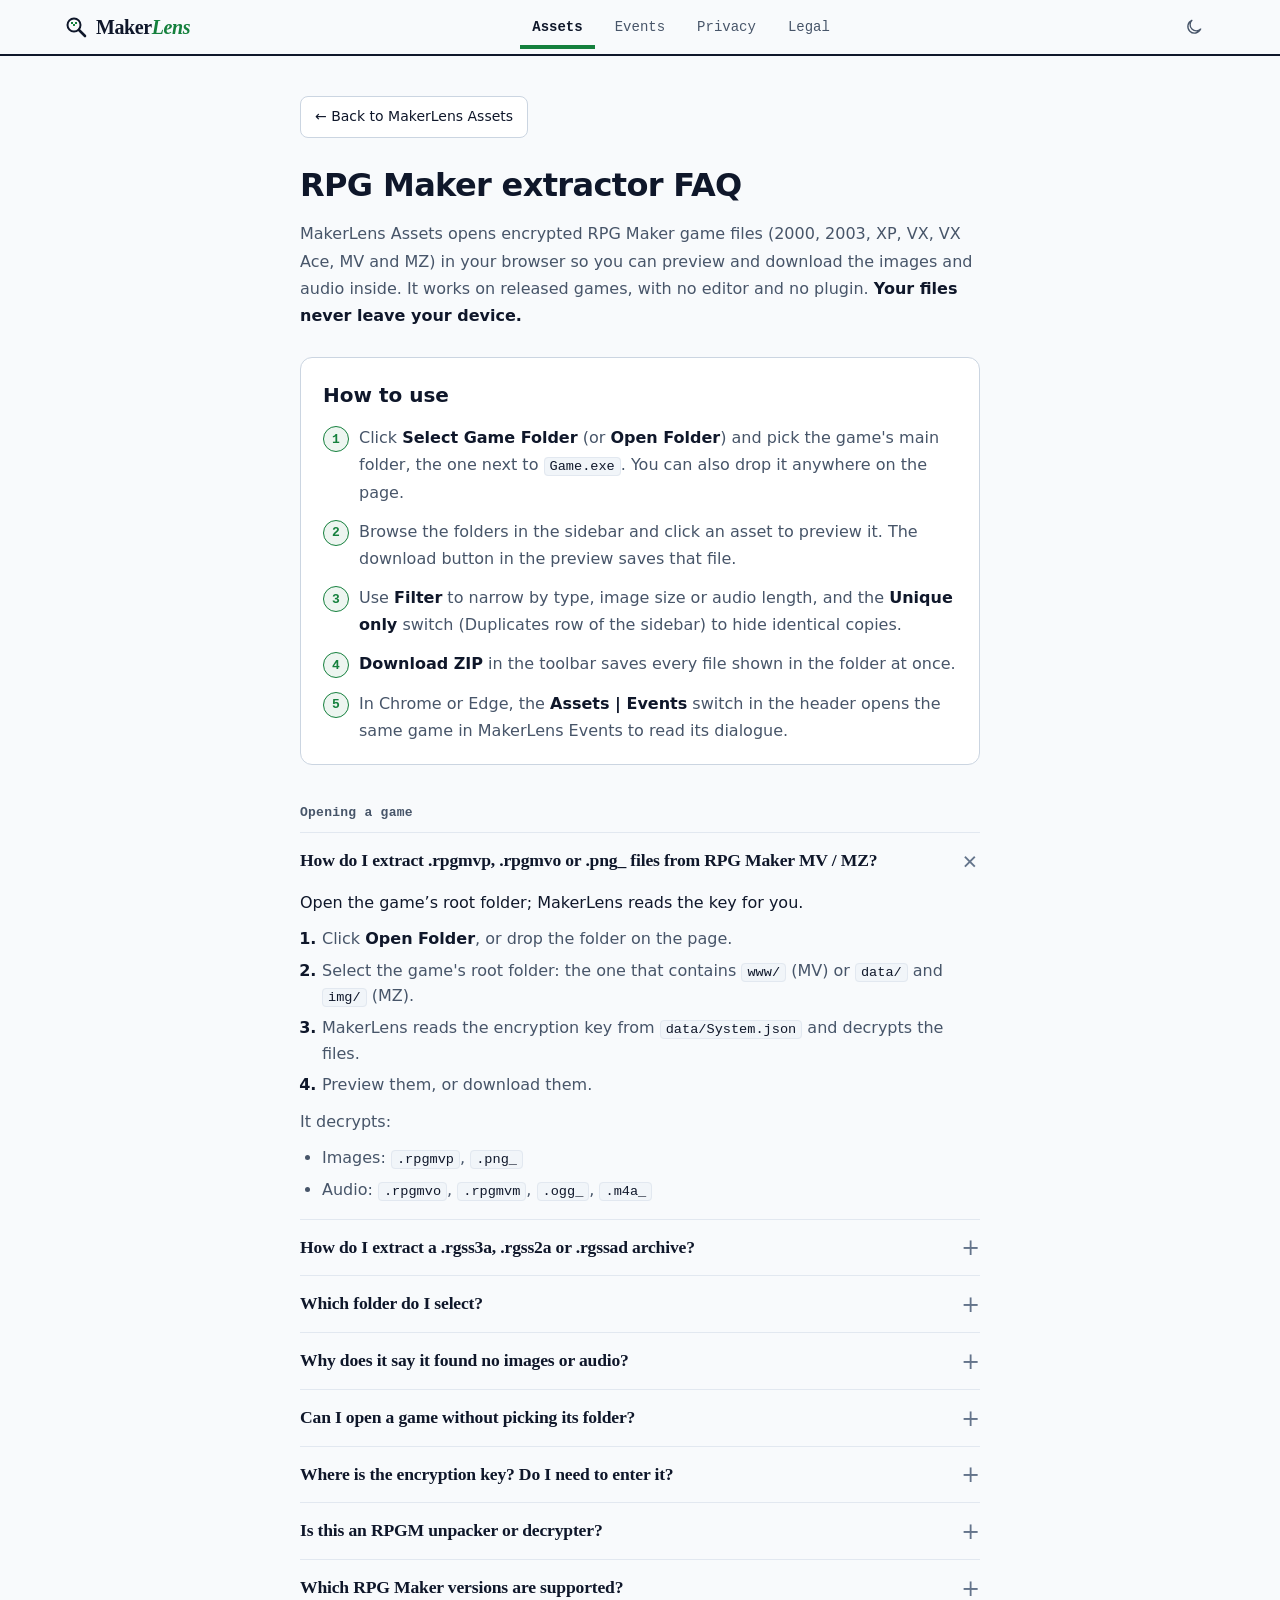
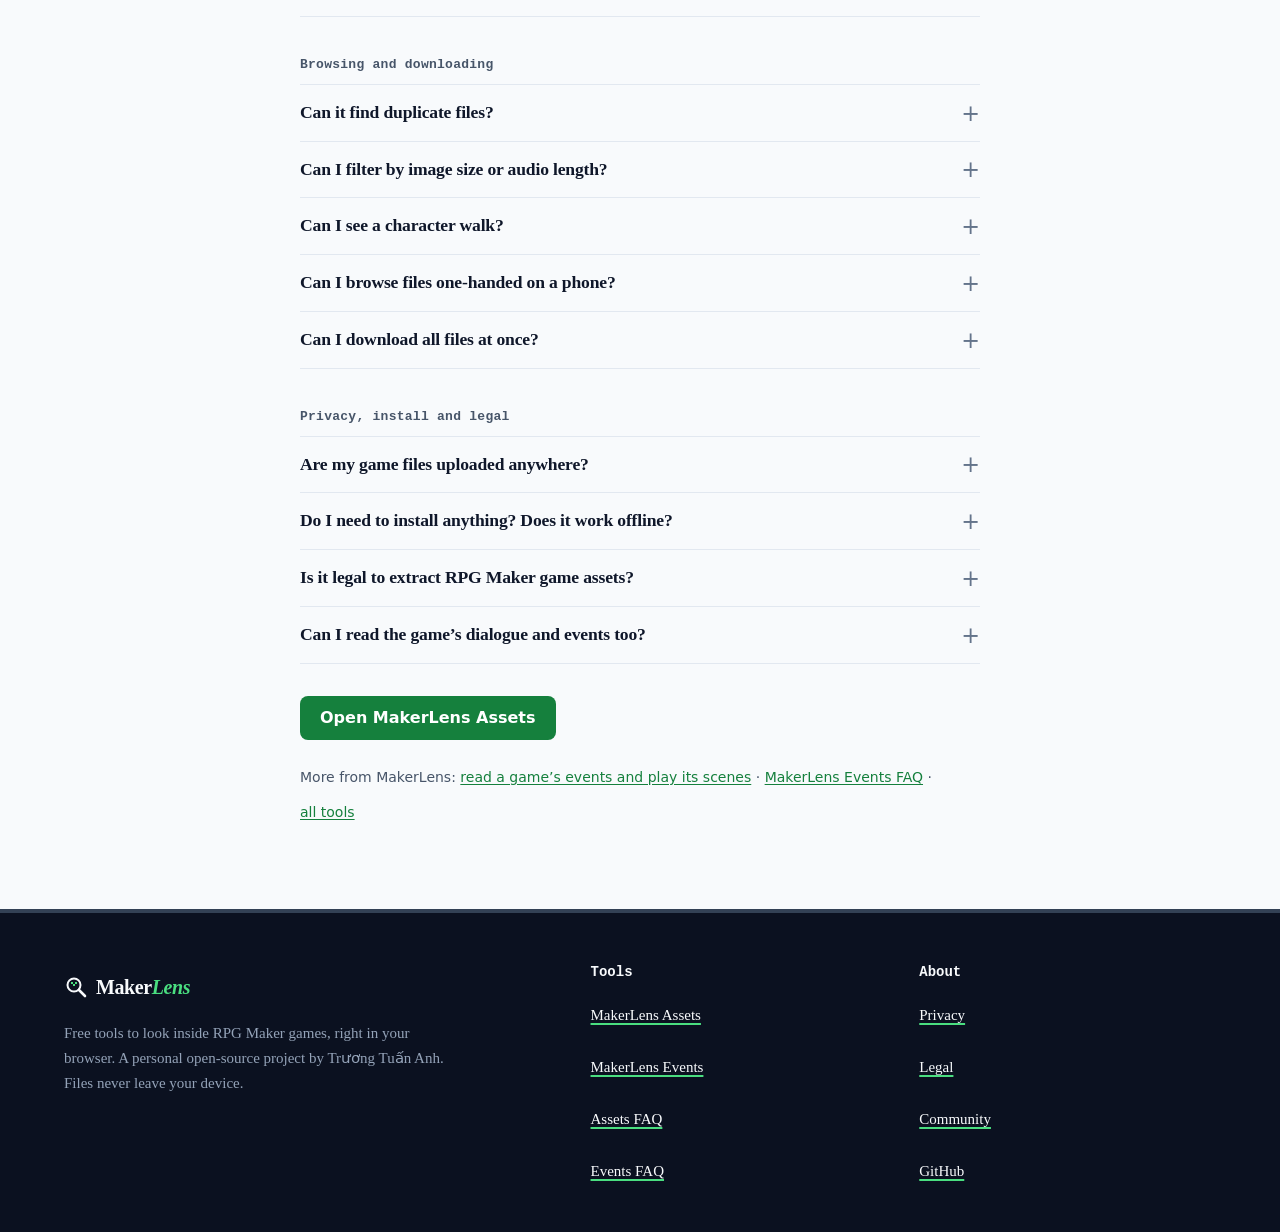
<file: faq.html>
<!DOCTYPE html>
<html lang="en">
<head>
<meta charset="UTF-8">
<meta name="viewport" content="width=device-width, initial-scale=1.0">
<!-- browser UI colour = --bg of tokens.css (light / dark) -->
<meta name="theme-color" content="#f8fafc" media="(prefers-color-scheme: light)">
<meta name="theme-color" content="#0b1120" media="(prefers-color-scheme: dark)">
<!-- Same policy as index.html: scripts only from this site plus the theme snippet
     (same hash), and the anonymous page counter (js/analytics.js) as the only other host. -->
<meta http-equiv="Content-Security-Policy" content="default-src 'self'; script-src 'self' 'sha256-4y43hFgwC1OkJEl8rt2hTAZwj1vpL1XrKqU9Jg4KOXk='; style-src 'self' 'unsafe-inline'; img-src 'self' https://makerlens.goatcounter.com; connect-src 'none'; object-src 'none'; base-uri 'none'; form-action 'none'">
<title>RPG Maker Extractor FAQ — .rpgmvp, .png_, .rgss3a | MakerLens</title>
<meta name="description" content="How to open and extract RPG Maker 2000, 2003, XP, VX, VX Ace, MV and MZ assets: .rpgmvp, .png_, .rpgmvo, .ogg_, .rgssad, .rgss2a, .rgss3a. Where the key is, ZIP export, privacy and legal notes.">
<link rel="canonical" href="https://makerlens.kokoroou.com/assets/faq.html"> <!-- nosemgrep: html.security.audit.missing-integrity.missing-integrity -- a canonical URL, not a fetched resource -->
<meta property="og:type" content="website">
<meta property="og:site_name" content="MakerLens">
<meta property="og:url" content="https://makerlens.kokoroou.com/assets/faq.html">
<meta property="og:title" content="RPG Maker Extractor FAQ — .rpgmvp, .png_, .rgss3a | MakerLens">
<meta property="og:description" content="How to open .rpgmvp, .png_, .rpgmvo and .rgss3a files in your browser, where the key comes from, and why your files are never uploaded.">
<meta property="og:image" content="https://makerlens.kokoroou.com/assets/og-image.png">
<meta property="og:image:width" content="1200">
<meta property="og:image:height" content="630">
<meta property="og:image:alt" content="MakerLens — view and extract RPG Maker assets in your browser">
<meta name="twitter:card" content="summary_large_image">
<meta name="twitter:title" content="RPG Maker Extractor FAQ — .rpgmvp, .png_, .rgss3a | MakerLens">
<meta name="twitter:description" content="How to open .rpgmvp, .png_, .rpgmvo and .rgss3a files in your browser, where the key comes from, and why your files are never uploaded.">
<meta name="twitter:image" content="https://makerlens.kokoroou.com/assets/og-image.png">
<meta name="twitter:image:alt" content="MakerLens — view and extract RPG Maker assets in your browser">
<script type="application/ld+json">
{
  "@context": "https://schema.org",
  "@type": "FAQPage",
  "mainEntity": [
    {
      "@type": "Question",
      "name": "How do I extract .rpgmvp, .rpgmvo or .png_ files from RPG Maker MV / MZ?",
      "acceptedAnswer": {
        "@type": "Answer",
        "text": "Open the game’s root folder; MakerLens reads the key for you. Click Open Folder, or drop the folder on the page. Select the game's root folder: the one that contains www/ (MV) or data/ and img/ (MZ). MakerLens reads the encryption key from data/System.json and decrypts the files. Preview them, or download them. It decrypts: Images: .rpgmvp, .png_ Audio: .rpgmvo, .rpgmvm, .ogg_, .m4a_"
      }
    },
    {
      "@type": "Question",
      "name": "How do I extract a .rgss3a, .rgss2a or .rgssad archive?",
      "acceptedAnswer": {
        "@type": "Answer",
        "text": "Select the archive file. The key comes from the archive, so nothing else is needed. Click Select archive and choose the file. Usual names: Game.rgss3a (VX Ace), Game.rgss2a (VX), Game.rgssad (XP). Selecting the game folder works too; MakerLens finds the archive inside it."
      }
    },
    {
      "@type": "Question",
      "name": "Which folder do I select?",
      "acceptedAnswer": {
        "@type": "Answer",
        "text": "The game’s root folder, the one next to Game.exe. MakerLens finds each layout below. RPG Maker 2000 / 2003: RPG_RT.ldb and RPG_RT.lmt at the root. XP, VX and VX Ace, packed in an archive: a .rgssad, .rgss2a or .rgss3a file at the root. MV: files in www/. MZ: data/ and img/."
      }
    },
    {
      "@type": "Question",
      "name": "Why does it say it found no images or audio?",
      "acceptedAnswer": {
        "@type": "Answer",
        "text": "The folder you picked holds no image or audio. It is usually a subfolder, such as data/ or js/, or a folder that is not a game. The message names the folder you picked. Select the one above it, the game’s root folder. The game you already had open stays on screen."
      }
    },
    {
      "@type": "Question",
      "name": "Can I open a game without picking its folder?",
      "acceptedAnswer": {
        "@type": "Answer",
        "text": "Yes, with View another way on the start screen. It offers three options. Archive: Game.rgss3a and the like, picked on its own. Individual files: .png_, .ogg_, .rpgmvp, plain .png and so on. Game link: it comes from the game itself (⚙ → Share → MakerLens link). Its token sits after the #, so no server receives it. Only https://*.workers.dev addresses are accepted."
      }
    },
    {
      "@type": "Question",
      "name": "Where is the encryption key? Do I need to enter it?",
      "acceptedAnswer": {
        "@type": "Answer",
        "text": "No. MakerLens reads it for you. RPG Maker MV and MZ store the key as encryptionKey in data/System.json. If images or audio fail to open, select the game's root folder, not a subfolder such as img/."
      }
    },
    {
      "@type": "Question",
      "name": "Is this an RPGM unpacker or decrypter?",
      "acceptedAnswer": {
        "@type": "Answer",
        "text": "Yes. It runs online in your browser, so there is nothing to download or install. Shows RPG Maker 2000 / 2003 .xyz images. Unpacks XP, VX and VX Ace archives (.rgssad, .rgss2a, .rgss3a). Decrypts RPG Maker MV / MZ images and audio (.rpgmvp, .png_, .rpgmvo, .ogg_). Extracts images and audio only. Other files in an archive, such as scripts and maps, are not shown."
      }
    },
    {
      "@type": "Question",
      "name": "Which RPG Maker versions are supported?",
      "acceptedAnswer": {
        "@type": "Answer",
        "text": "RPG Maker 2000 / 2003, XP, VX, VX Ace, MV and MZ. 2000 / 2003 games are not encrypted: their .xyz images are shown and downloaded as PNG, next to their .png and .bmp. Unencrypted .png, .jpg, .gif, .webp, .bmp, .ogg, .m4a, .mp3 and .wav files inside a game folder are shown as well. .mid music (2000 / 2003, XP and VX) is listed for download, since browsers cannot play MIDI."
      }
    },
    {
      "@type": "Question",
      "name": "Can it find duplicate files?",
      "acceptedAnswer": {
        "@type": "Answer",
        "text": "Yes, with the Unique only switch in the Duplicates row of the sidebar. MakerLens compares the content of every file in your browser (a SHA-256 hash of the decrypted bytes). It hides identical copies and marks each copied file with how many copies exist. All copies are listed in a Duplicates folder in the sidebar. With Unique only on, Download folder saves one file per content."
      }
    },
    {
      "@type": "Question",
      "name": "Can I filter by image size or audio length?",
      "acceptedAnswer": {
        "@type": "Answer",
        "text": "Yes, with the Filter button in the toolbar. Choose Images or Audio. Set a width and height range in pixels (or pick a preset such as 48×48 tiles or 576×288 face sheets), or a length range in seconds or m:ss. Each card shows its size or length, and Download folder saves only the files that pass the filter. Privacy: MakerLens reads only the header of each file in the folder on screen, in your browser. Nothing is decoded or uploaded."
      }
    },
    {
      "@type": "Question",
      "name": "Can I see a character walk?",
      "acceptedAnswer": {
        "@type": "Answer",
        "text": "Yes. Open a character sheet and its walk cycle plays. Sheets whose name starts with $ hold one character (3 × 4 frames). Other sheets hold eight (12 × 8). RPG Maker 2000 / 2003 CharSet images play too."
      }
    },
    {
      "@type": "Question",
      "name": "Can I browse files one-handed on a phone?",
      "acceptedAnswer": {
        "@type": "Answer",
        "text": "Yes. The preview is built for one hand. Tap a file to open it. Swipe left or right for the next or previous file; swipe down to close. Pinch or double-tap to zoom; drag to move a zoomed image. The phone’s Back button or back gesture closes the preview too. Close, previous, next and download sit in one bar at the bottom, within reach of your thumb."
      }
    },
    {
      "@type": "Question",
      "name": "Can I download all files at once?",
      "acceptedAnswer": {
        "@type": "Answer",
        "text": "Yes, as one ZIP file. Open a folder in the sidebar. Press Download ZIP in the toolbar. To save a single file, use the download button in its preview."
      }
    },
    {
      "@type": "Question",
      "name": "Are my game files uploaded anywhere?",
      "acceptedAnswer": {
        "@type": "Answer",
        "text": "No. Your files never leave your device. Files are read and decrypted inside your browser; files, file names and keys stay on your device. The page’s Content-Security-Policy blocks requests to any server except these two. An anonymous counter, which receives only the page address, the referrer and the names of a few actions (such as how a game was opened or which feature was used, never what was opened). The optional feedback form, which sends only the rating and comment you choose to send. Details: Privacy & analytics."
      }
    },
    {
      "@type": "Question",
      "name": "Do I need to install anything? Does it work offline?",
      "acceptedAnswer": {
        "@type": "Answer",
        "text": "No. It needs no installation, and it works offline once the page has loaded. It runs in modern desktop browsers such as Chrome, Edge and Firefox. Opening, previewing and downloading work without an internet connection after the page has loaded. You can also download the source code and open index.html locally."
      }
    },
    {
      "@type": "Question",
      "name": "Is it legal to extract RPG Maker game assets?",
      "acceptedAnswer": {
        "@type": "Answer",
        "text": "MakerLens is intended for personal use only, to access assets from games you own. Redistributing extracted assets may violate the game’s license or copyright. Check the game’s terms before reusing anything."
      }
    },
    {
      "@type": "Question",
      "name": "Can I read the game’s dialogue and events too?",
      "acceptedAnswer": {
        "@type": "Answer",
        "text": "Yes, with MakerLens Events, the other MakerLens tool. In Chrome or Edge, once a game folder is open, the Assets | Events switch in the header carries the same folder to it without picking it again. The folder stays on your device. See the Events FAQ."
      }
    }
  ]
}
</script>
<script type="application/ld+json">
{
  "@context": "https://schema.org",
  "@type": "BreadcrumbList",
  "itemListElement": [
    {
      "@type": "ListItem",
      "position": 1,
      "name": "MakerLens",
      "item": "https://makerlens.kokoroou.com/"
    },
    {
      "@type": "ListItem",
      "position": 2,
      "name": "MakerLens Assets",
      "item": "https://makerlens.kokoroou.com/assets/"
    },
    {
      "@type": "ListItem",
      "position": 3,
      "name": "FAQ",
      "item": "https://makerlens.kokoroou.com/assets/faq.html"
    }
  ]
}
</script>
<script src="js/lens-gate.js"></script>
<link rel="stylesheet" href="css/tokens.css">
<link rel="stylesheet" href="css/moved.css">
<link rel="stylesheet" href="css/lens.css">
<link rel="stylesheet" href="css/family-chrome.css">
<script>(function(){try{var t=localStorage.getItem('theme');if(t==='light'||t==='dark')document.documentElement.setAttribute('data-theme',t);}catch(e){}}());</script>
<style>
  body { margin: 0; background: var(--bg); color: var(--t); font: 16px/1.7 var(--font); -webkit-font-smoothing: antialiased; }
  main { max-width: 680px; margin: 0 auto; padding: 40px 16px 64px; }
  h1 { font-size: 2rem; letter-spacing: -.02em; line-height: 1.2; margin: 0 0 12px; }
  p, li { color: var(--t2); }
  strong { color: var(--t); }
  ul { padding-left: 20px; }
  a { color: var(--a); text-underline-offset: 2px; }
  code { font-family: var(--mono); background: var(--s2); border: 1px solid var(--bd); border-radius: 4px; padding: 1px 5px; font-size: .85em; color: var(--t); }
  .back { display: inline-flex; align-items: center; gap: 6px; min-height: 40px; padding: 0 14px; margin-bottom: 28px; border: 1px solid var(--bd2); border-radius: var(--r); background: var(--s1); color: var(--t); text-decoration: none; font-size: 14px; font-weight: 500; transition: background .15s, border-color .15s; }
  .back:hover { border-color: var(--a40); background: var(--a10); }
  .faq { margin-top: 28px; border-top: 1px solid var(--bd); }
  details { border-bottom: 1px solid var(--bd); }
  summary { list-style: none; cursor: pointer; display: flex; justify-content: space-between; align-items: center; gap: 16px; padding: 16px 0; }
  summary::-webkit-details-marker { display: none; }
  summary h3 { font-size: 1.05rem; line-height: 1.4; margin: 0; font-weight: 600; }
  .group { font-size: .8rem; letter-spacing: .06em; text-transform: uppercase; color: var(--t3); font-weight: 600; margin: 36px 0 8px; }
  .faq { margin-top: 8px; }
  .more { font-size: 14px; margin-top: 20px; }
  summary::after { content: "+"; flex: none; font-size: 1.4rem; line-height: 1; color: var(--t3); transition: transform .15s; }
  details[open] summary::after { transform: rotate(45deg); }
  details > :not(summary) { margin: 0 0 16px; }
  .cta { display: inline-flex; align-items: center; min-height: 44px; padding: 0 20px; margin-top: 32px; border-radius: var(--r); background: var(--a-bg); color: var(--a-on); text-decoration: none; font-weight: 600; }
  .cta:hover { filter: brightness(1.08); }
  :focus-visible { outline: 2px solid var(--a); outline-offset: 2px; }
  details > .lead { color: var(--t); }
  details > :not(summary):not(:last-child) { margin-bottom: 10px; }
  details > ul, details > ol { padding-left: 22px; }
  details li { line-height: 1.6; }
  details li + li { margin-top: 6px; }
  details ol li::marker { font-weight: 700; color: var(--t); }
  :root[data-lens] main summary h3 { font: 700 1.1rem/1.35 var(--serif); letter-spacing: -.01em; margin: 0; }
  :root[data-lens] main .group { font: 700 13px var(--mono); letter-spacing: .02em; text-transform: none; color: var(--t2); margin: 40px 0 12px; }
  :root[data-lens] main .more a { display: inline-block; padding: 6px 0; }
</style>
</head>
<body>
<script src="js/site.js"></script>
<svg class="lens-only lens-sprite" width="0" height="0" aria-hidden="true">
  <symbol id="i-lens" viewBox="0 0 24 24"><circle cx="10" cy="10" r="6.5" fill="none" stroke="currentColor" stroke-width="2"/><path d="M15 15l6 6" fill="none" stroke="currentColor" stroke-width="2.6" stroke-linecap="round"/><rect class="lp" x="7" y="7" width="2" height="2"/><rect class="lp" x="9" y="9" width="2" height="2"/><rect class="lp" x="11" y="7" width="2" height="2"/></symbol>
  <symbol id="i-sun" viewBox="0 0 24 24" fill="none" stroke="currentColor" stroke-width="2" stroke-linecap="round"><circle cx="12" cy="12" r="4"/><path d="M12 2v2M12 20v2M4.93 4.93l1.41 1.41M17.66 17.66l1.41 1.41M2 12h2M20 12h2M4.93 19.07l1.41-1.41M17.66 6.34l1.41-1.41"/></symbol>
  <symbol id="i-moon" viewBox="0 0 24 24" fill="none" stroke="currentColor" stroke-width="2" stroke-linecap="round" stroke-linejoin="round"><path d="M20 14.5A8 8 0 019.5 4a8 8 0 1010.5 10.5z"/></symbol>
</svg>
<header class="top lens-only"><div class="wrap bar">
  <a class="brand" href="https://makerlens.kokoroou.com/" translate="no" aria-label="MakerLens home"><svg class="mark" viewBox="0 0 24 24" width="24" height="24" aria-hidden="true"><circle cx="10" cy="10" r="6.5" fill="none" stroke="currentColor" stroke-width="2"/><path d="M15 15l6 6" stroke="currentColor" stroke-width="2.6" stroke-linecap="round"/><rect class="lp" x="7" y="7" width="2" height="2"/><rect class="lp" x="9" y="9" width="2" height="2"/><rect class="lp" x="11" y="7" width="2" height="2"/></svg><span>Maker<b>Lens</b></span></a>
  <nav aria-label="Main"><a href="./" aria-current="page">Assets</a><a href="https://makerlens.kokoroou.com/events/">Events</a><a href="https://makerlens.kokoroou.com/privacy.html">Privacy</a><a href="https://makerlens.kokoroou.com/legal.html">Legal</a></nav>
  <button class="theme-btn" type="button" data-lens-theme aria-label="Switch theme" title="Switch theme"><svg class="i-sun" width="20" height="20" viewBox="0 0 24 24" fill="none" stroke="currentColor" stroke-width="1.6" stroke-linecap="round" stroke-linejoin="round" aria-hidden="true"><circle cx="12" cy="12" r="4"/><path d="M12 3v2M12 19v2M3 12h2M19 12h2M5.6 5.6L7 7M17 17l1.4 1.4M5.6 18.4L7 17M17 7l1.4-1.4"/></svg><svg class="i-moon" width="20" height="20" viewBox="0 0 24 24" fill="none" stroke="currentColor" stroke-width="1.6" stroke-linecap="round" stroke-linejoin="round" aria-hidden="true"><path d="M20 14.5A8 8 0 1 1 9.5 4a6.5 6.5 0 0 0 10.5 10.5z"/></svg></button>
</div></header>
<main>
  <a class="back" href="./">← Back to MakerLens Assets</a>
  <h1>RPG Maker extractor FAQ</h1>
  <p class="intro">MakerLens Assets opens encrypted RPG Maker game files (2000, 2003, XP, VX, VX Ace, MV and MZ) in your browser so you can preview and download the images and audio inside. It works on released games, with no editor and no plugin. <strong>Your files never leave your device.</strong></p>

  <section class="lens-howto lens-only" aria-labelledby="howto-title">
    <h2 id="howto-title">How to use</h2>
    <ol>
      <li>Click <strong>Select Game Folder</strong> (or <strong>Open Folder</strong>) and pick the game's main folder, the one next to <code>Game.exe</code>. You can also drop it anywhere on the page.</li>
      <li>Browse the folders in the sidebar and click an asset to preview it. The download button in the preview saves that file.</li>
      <li>Use <strong>Filter</strong> to narrow by type, image size or audio length, and the <strong>Unique only</strong> switch (Duplicates row of the sidebar) to hide identical copies.</li>
      <li><strong>Download ZIP</strong> in the toolbar saves every file shown in the folder at once.</li>
      <li>In Chrome or Edge, the <strong>Assets | Events</strong> switch in the header opens the same game in MakerLens Events to read its dialogue.</li>
    </ol>
  </section>

  <h2 class="group lens-only">Opening a game</h2>
  <div class="faq">
    <details open>
      <summary><h3>How do I extract .rpgmvp, .rpgmvo or .png_ files from RPG Maker MV / MZ?</h3></summary>
      <p class="lead">Open the game’s root folder; MakerLens reads the key for you.</p>
      <ol>
        <li>Click <strong>Open Folder</strong>, or drop the folder on the page.</li>
        <li>Select the game's root folder: the one that contains <code>www/</code> (MV) or <code>data/</code> and <code>img/</code> (MZ).</li>
        <li>MakerLens reads the encryption key from <code>data/System.json</code> and decrypts the files.</li>
        <li>Preview them, or download them.</li>
      </ol>
      <p>It decrypts:</p>
      <ul>
        <li>Images: <code>.rpgmvp</code>, <code>.png_</code></li>
        <li>Audio: <code>.rpgmvo</code>, <code>.rpgmvm</code>, <code>.ogg_</code>, <code>.m4a_</code></li>
      </ul>
    </details>
    <details>
      <summary><h3>How do I extract a .rgss3a, .rgss2a or .rgssad archive?</h3></summary>
      <p class="lead">Select the archive file. The key comes from the archive, so nothing else is needed.</p>
      <ul>
        <li>Click <strong>Select archive</strong> and choose the file.</li>
        <li>Usual names: <code>Game.rgss3a</code> (VX Ace), <code>Game.rgss2a</code> (VX), <code>Game.rgssad</code> (XP).</li>
        <li>Selecting the game folder works too; MakerLens finds the archive inside it.</li>
      </ul>
    </details>
    <details>
      <summary><h3>Which folder do I select?</h3></summary>
      <p class="lead">The game’s root folder, the one next to <code>Game.exe</code>. MakerLens finds each layout below.</p>
      <ul>
        <li>RPG Maker 2000 / 2003: <code>RPG_RT.ldb</code> and <code>RPG_RT.lmt</code> at the root.</li>
        <li>XP, VX and VX Ace, packed in an archive: a <code>.rgssad</code>, <code>.rgss2a</code> or <code>.rgss3a</code> file at the root.</li>
        <li>MV: files in <code>www/</code>.</li>
        <li>MZ: <code>data/</code> and <code>img/</code>.</li>
      </ul>
    </details>
    <details>
      <summary><h3>Why does it say it found no images or audio?</h3></summary>
      <p class="lead">The folder you picked holds no image or audio.</p>
      <ul>
        <li>It is usually a subfolder, such as <code>data/</code> or <code>js/</code>, or a folder that is not a game.</li>
        <li>The message names the folder you picked.</li>
        <li>Select the one above it, the game’s root folder.</li>
        <li>The game you already had open stays on screen.</li>
      </ul>
    </details>
    <details>
      <summary><h3>Can I open a game without picking its folder?</h3></summary>
      <p class="lead">Yes, with <strong>View another way</strong> on the start screen. It offers three options.</p>
      <ul>
        <li><strong>Archive</strong>: <code>Game.rgss3a</code> and the like, picked on its own.</li>
        <li><strong>Individual files</strong>: <code>.png_</code>, <code>.ogg_</code>, <code>.rpgmvp</code>, plain <code>.png</code> and so on.</li>
        <li><strong>Game link</strong>: it comes from the game itself (⚙ → Share → MakerLens link). Its token sits after the <code>#</code>, so no server receives it. Only <code>https://*.workers.dev</code> addresses are accepted.</li>
      </ul>
    </details>
    <details>
      <summary><h3>Where is the encryption key? Do I need to enter it?</h3></summary>
      <p class="lead">No. MakerLens reads it for you.</p>
      <ul>
        <li>RPG Maker MV and MZ store the key as <code>encryptionKey</code> in <code>data/System.json</code>.</li>
        <li>If images or audio fail to open, select the game's root folder, not a subfolder such as <code>img/</code>.</li>
      </ul>
    </details>
    <details>
      <summary><h3>Is this an RPGM unpacker or decrypter?</h3></summary>
      <p class="lead">Yes. It runs online in your browser, so there is nothing to download or install.</p>
      <ul>
        <li>Shows RPG Maker 2000 / 2003 <code>.xyz</code> images.</li>
        <li>Unpacks XP, VX and VX Ace archives (<code>.rgssad</code>, <code>.rgss2a</code>, <code>.rgss3a</code>).</li>
        <li>Decrypts RPG Maker MV / MZ images and audio (<code>.rpgmvp</code>, <code>.png_</code>, <code>.rpgmvo</code>, <code>.ogg_</code>).</li>
        <li>Extracts images and audio only. Other files in an archive, such as scripts and maps, are not shown.</li>
      </ul>
    </details>
    <details>
      <summary><h3>Which RPG Maker versions are supported?</h3></summary>
      <p class="lead">RPG Maker 2000 / 2003, XP, VX, VX Ace, MV and MZ.</p>
      <ul>
        <li>2000 / 2003 games are not encrypted: their <code>.xyz</code> images are shown and downloaded as PNG, next to their <code>.png</code> and <code>.bmp</code>.</li>
        <li>Unencrypted <code>.png</code>, <code>.jpg</code>, <code>.gif</code>, <code>.webp</code>, <code>.bmp</code>, <code>.ogg</code>, <code>.m4a</code>, <code>.mp3</code> and <code>.wav</code> files inside a game folder are shown as well.</li>
        <li><code>.mid</code> music (2000 / 2003, XP and VX) is listed for download, since browsers cannot play MIDI.</li>
      </ul>
    </details>
  </div>
  <h2 class="group lens-only">Browsing and downloading</h2>
  <div class="faq">
    <details>
      <summary><h3>Can it find duplicate files?</h3></summary>
      <p class="lead">Yes, with the <strong>Unique only</strong> switch in the Duplicates row of the sidebar.</p>
      <ul>
        <li>MakerLens compares the content of every file in your browser (a SHA-256 hash of the decrypted bytes).</li>
        <li>It hides identical copies and marks each copied file with how many copies exist.</li>
        <li>All copies are listed in a <strong>Duplicates</strong> folder in the sidebar.</li>
        <li>With Unique only on, <strong>Download folder</strong> saves one file per content.</li>
      </ul>
    </details>
    <details>
      <summary><h3>Can I filter by image size or audio length?</h3></summary>
      <p class="lead">Yes, with the <strong>Filter</strong> button in the toolbar.</p>
      <ol>
        <li>Choose Images or Audio.</li>
        <li>Set a width and height range in pixels (or pick a preset such as 48×48 tiles or 576×288 face sheets), or a length range in seconds or m:ss.</li>
        <li>Each card shows its size or length, and <strong>Download folder</strong> saves only the files that pass the filter.</li>
      </ol>
      <p>Privacy: MakerLens reads only the header of each file in the folder on screen, in your browser. Nothing is decoded or uploaded.</p>
    </details>
    <details>
      <summary><h3>Can I see a character walk?</h3></summary>
      <p class="lead">Yes. Open a character sheet and its walk cycle plays.</p>
      <ul>
        <li>Sheets whose name starts with <code>$</code> hold one character (3 × 4 frames).</li>
        <li>Other sheets hold eight (12 × 8).</li>
        <li>RPG Maker 2000 / 2003 <code>CharSet</code> images play too.</li>
      </ul>
    </details>
    <details>
      <summary><h3>Can I browse files one-handed on a phone?</h3></summary>
      <p class="lead">Yes. The preview is built for one hand.</p>
      <ul>
        <li>Tap a file to open it.</li>
        <li>Swipe left or right for the next or previous file; swipe down to close.</li>
        <li>Pinch or double-tap to zoom; drag to move a zoomed image.</li>
        <li>The phone’s <strong>Back</strong> button or back gesture closes the preview too.</li>
        <li>Close, previous, next and download sit in one bar at the bottom, within reach of your thumb.</li>
      </ul>
    </details>
    <details>
      <summary><h3>Can I download all files at once?</h3></summary>
      <p class="lead">Yes, as one ZIP file.</p>
      <ol>
        <li>Open a folder in the sidebar.</li>
        <li>Press <strong>Download ZIP</strong> in the toolbar.</li>
      </ol>
      <p>To save a single file, use the download button in its preview.</p>
    </details>
  </div>
  <h2 class="group lens-only">Privacy, install and legal</h2>
  <div class="faq">
    <details>
      <summary><h3>Are my game files uploaded anywhere?</h3></summary>
      <p class="lead">No. Your files never leave your device.</p>
      <ul>
        <li>Files are read and decrypted inside your browser; files, file names and keys stay on your device.</li>
        <li>The page’s Content-Security-Policy blocks requests to any server except these two.</li>
        <li>An anonymous counter, which receives only the page address, the referrer and the names of a few actions (such as how a game was opened or which feature was used, never what was opened).</li>
        <li>The optional feedback form, which sends only the rating and comment you choose to send.</li>
      </ul>
      <p>Details: <a href="privacy.html">Privacy &amp; analytics</a>.</p>
    </details>
    <details>
      <summary><h3>Do I need to install anything? Does it work offline?</h3></summary>
      <p class="lead">No. It needs no installation, and it works offline once the page has loaded.</p>
      <ul>
        <li>It runs in modern desktop browsers such as Chrome, Edge and Firefox.</li>
        <li>Opening, previewing and downloading work without an internet connection after the page has loaded.</li>
        <li>You can also download the <a href="https://github.com/Kokoroou/rpgmaker-assets-viewer">source code</a> and open <code>index.html</code> locally.</li>
      </ul>
    </details>
    <details>
      <summary><h3>Is it legal to extract RPG Maker game assets?</h3></summary>
      <p class="lead">MakerLens is intended for personal use only, to access assets from games you own.</p>
      <ul>
        <li>Redistributing extracted assets may violate the game’s license or copyright.</li>
        <li>Check the game’s terms before reusing anything.</li>
      </ul>
    </details>
    <details>
      <summary><h3>Can I read the game’s dialogue and events too?</h3></summary>
      <p class="lead">Yes, with <a href="https://makerlens.kokoroou.com/events/">MakerLens Events</a>, the other MakerLens tool.</p>
      <ul>
        <li>In Chrome or Edge, once a game folder is open, the <strong>Assets | Events</strong> switch in the header carries the same folder to it without picking it again.</li>
        <li>The folder stays on your device.</li>
        <li>See the <a href="https://makerlens.kokoroou.com/events/faq.html">Events FAQ</a>.</li>
      </ul>
    </details>
  </div>

  <a class="cta" href="./">Open MakerLens Assets</a>
  <p class="more">More from MakerLens: <a href="https://makerlens.kokoroou.com/events/">read a game’s events and play its scenes</a> · <a href="https://makerlens.kokoroou.com/events/faq.html">MakerLens Events FAQ</a> · <a href="https://makerlens.kokoroou.com/">all tools</a></p>
</main>
<footer class="foot lens-only"><div class="wrap">
  <div class="foot-brand"><a class="brand" href="https://makerlens.kokoroou.com/" translate="no"><svg class="mark" viewBox="0 0 24 24" width="24" height="24" aria-hidden="true"><circle cx="10" cy="10" r="6.5" fill="none" stroke="currentColor" stroke-width="2"/><path d="M15 15l6 6" stroke="currentColor" stroke-width="2.6" stroke-linecap="round"/><rect class="lp" x="7" y="7" width="2" height="2"/><rect class="lp" x="9" y="9" width="2" height="2"/><rect class="lp" x="11" y="7" width="2" height="2"/></svg><span>Maker<b>Lens</b></span></a>
  <p>Free tools to look inside RPG Maker games, right in your browser. A personal open-source project by Trương&nbsp;Tuấn&nbsp;Anh. Files never leave your device.</p></div>
  <nav aria-label="Tools"><h2>Tools</h2><ul><li><a href="https://makerlens.kokoroou.com/assets/">MakerLens Assets</a></li><li><a href="https://makerlens.kokoroou.com/events/">MakerLens Events</a></li><li><a href="https://makerlens.kokoroou.com/assets/faq.html">Assets FAQ</a></li><li><a href="https://makerlens.kokoroou.com/events/faq.html">Events FAQ</a></li></ul></nav>
  <nav aria-label="About"><h2>About</h2><ul><li><a href="https://makerlens.kokoroou.com/privacy.html">Privacy</a></li><li><a href="https://makerlens.kokoroou.com/legal.html">Legal</a></li><li><a href="https://github.com/Kokoroou/makerlens/discussions" rel="noopener">Community</a></li><li><a href="https://github.com/Kokoroou/makerlens" rel="noopener">GitHub</a></li></ul></nav>
</div></footer>
<script src="js/analytics.js"></script>
<script src="js/lens-static.js"></script>
</body>
</html>
</file>
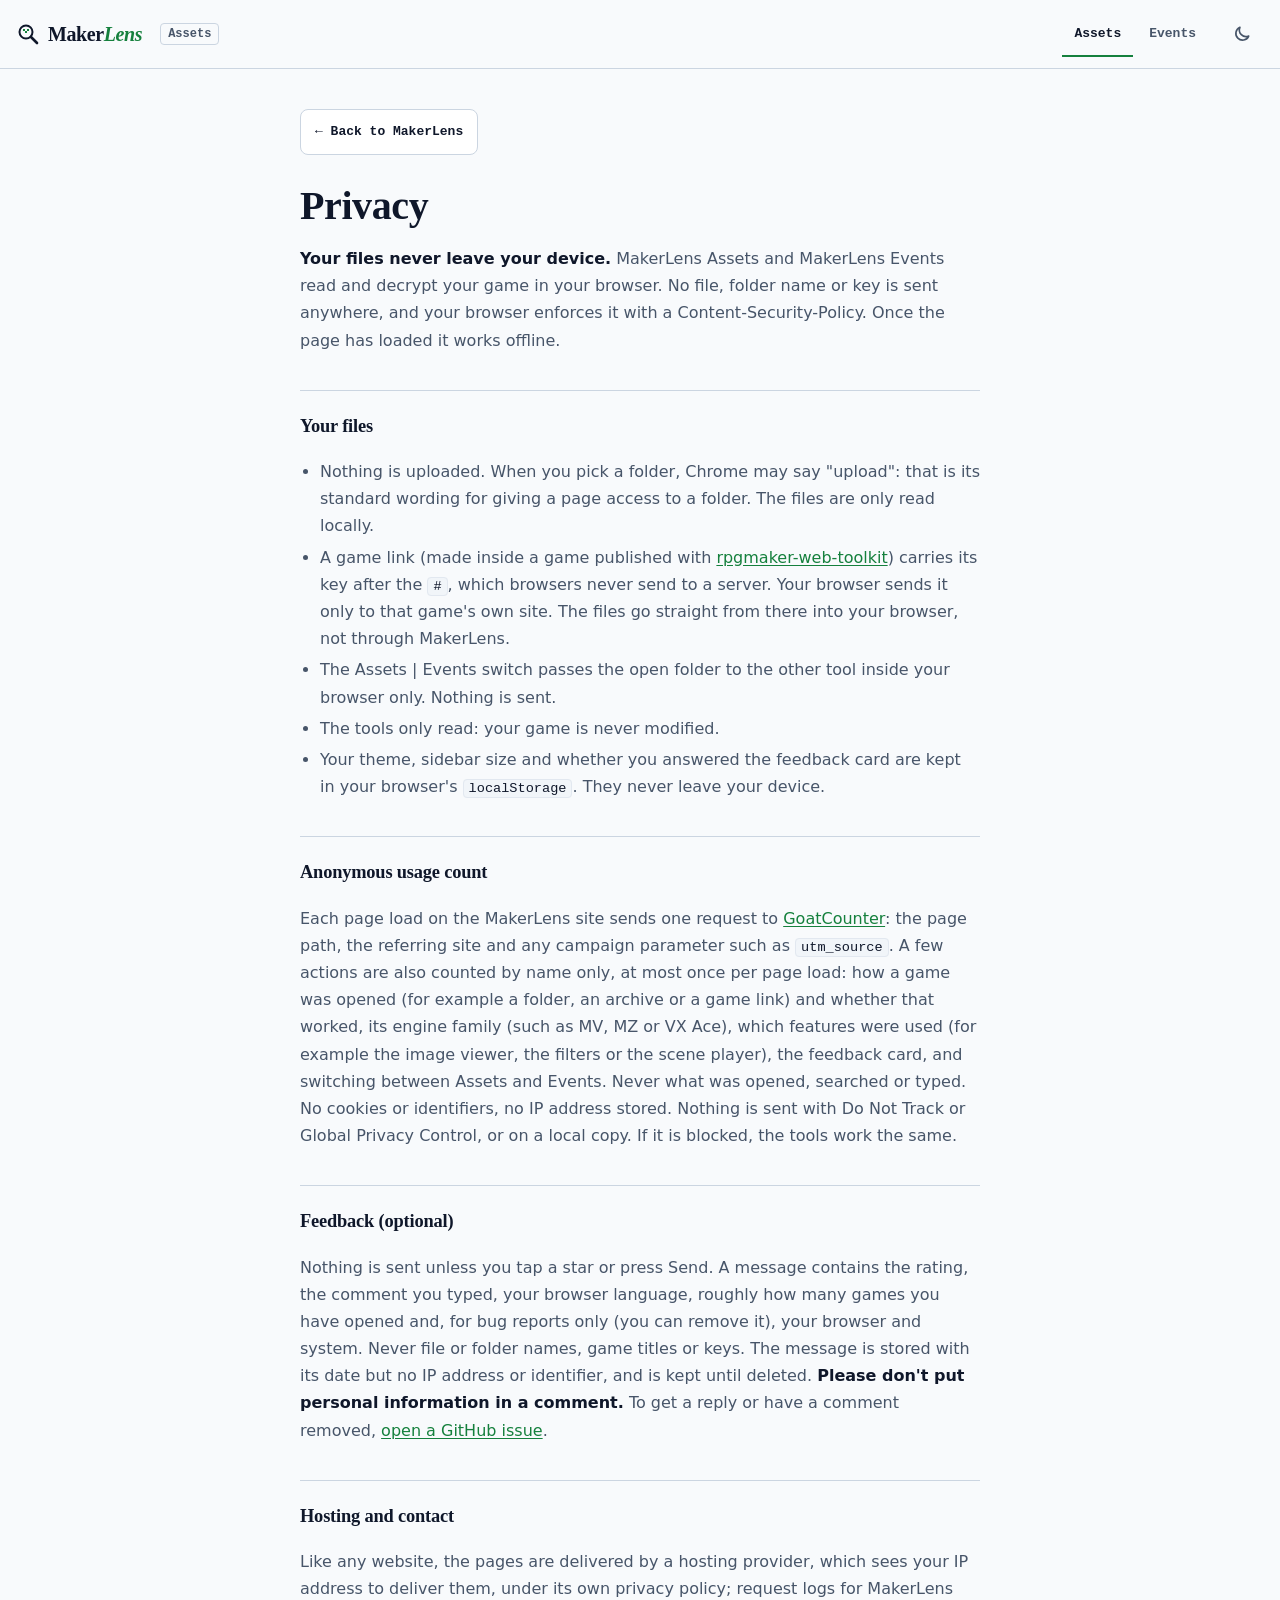
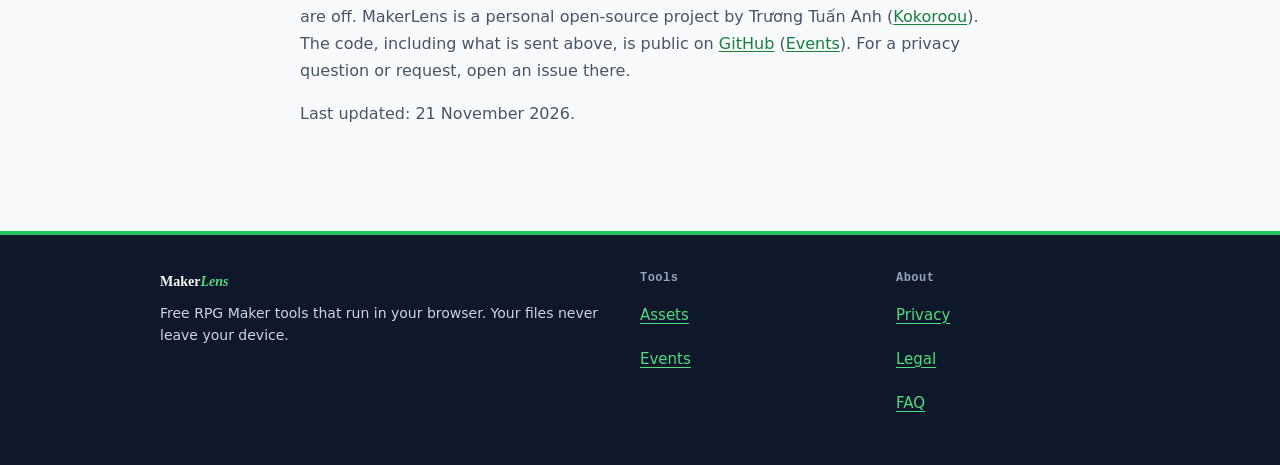
<file: privacy.html>
<!DOCTYPE html>
<html lang="en">
<head>
<meta charset="UTF-8">
<meta name="viewport" content="width=device-width, initial-scale=1.0">
<!-- browser UI colour = --bg of tokens.css (light / dark) -->
<meta name="theme-color" content="#f8fafc" media="(prefers-color-scheme: light)">
<meta name="theme-color" content="#0b1120" media="(prefers-color-scheme: dark)">
<!-- No scripts except the theme snippet (same hash as index.html); no network requests. -->
<meta http-equiv="Content-Security-Policy" content="default-src 'self'; script-src 'sha256-4y43hFgwC1OkJEl8rt2hTAZwj1vpL1XrKqU9Jg4KOXk=' 'sha256-8DzrrFMd8R+OZFXgrLR0o/dkjdtIK45kL1SzX7gVaNw=' 'sha256-5xHn42AluyZ1H6FsU5b9Cr7i8+KCbrn2JRQ4sGqvX6s='; style-src 'self' 'unsafe-inline'; img-src 'self'; connect-src 'none'; object-src 'none'; base-uri 'none'; form-action 'none'">
<title>Privacy — Anonymous Stats, No Uploads | MakerLens</title>
<meta name="description" content="How MakerLens handles your files and what anonymous usage data it counts.">
<link rel="canonical" href="https://makerlens.kokoroou.com/assets/privacy.html"> <!-- nosemgrep: html.security.audit.missing-integrity.missing-integrity -- a canonical URL, not a fetched resource -->
<script src="js/lens-gate.js" integrity="sha256-8DzrrFMd8R+OZFXgrLR0o/dkjdtIK45kL1SzX7gVaNw="></script>
<link rel="stylesheet" href="css/tokens.css">
<link rel="stylesheet" href="css/moved.css">
<link rel="stylesheet" href="css/lens.css">
<script>(function(){try{var t=localStorage.getItem('theme');if(t==='light'||t==='dark')document.documentElement.setAttribute('data-theme',t);}catch(e){}}());</script>
<style>
  body { margin: 0; background: var(--bg); color: var(--t); font: 16px/1.7 var(--font); -webkit-font-smoothing: antialiased; }
  main { max-width: 680px; margin: 0 auto; padding: 40px 16px 64px; }
  h1 { font-size: 2rem; letter-spacing: -.02em; line-height: 1.2; margin: 0 0 12px; }
  h2 { font-size: 1.15rem; margin: 36px 0 8px; padding-top: 20px; border-top: 1px solid var(--bd); }
  p, li { color: var(--t2); }
  strong { color: var(--t); }
  ul { padding-left: 20px; }
  li + li { margin-top: 4px; }
  a { color: var(--a); text-underline-offset: 2px; }
  code { font-family: var(--mono); background: var(--s2); border: 1px solid var(--bd); border-radius: 4px; padding: 1px 5px; font-size: .85em; color: var(--t); }
  .back { display: inline-flex; align-items: center; gap: 6px; min-height: 40px; padding: 0 14px; margin-bottom: 28px; border: 1px solid var(--bd2); border-radius: var(--r); background: var(--s1); color: var(--t); text-decoration: none; font-size: 14px; font-weight: 500; transition: background .15s, border-color .15s; }
  .back:hover { border-color: var(--a40); background: var(--a10); }
  :focus-visible { outline: 2px solid var(--a); outline-offset: 2px; }
</style>
</head>
<body>
<script src="js/site.js"></script>
<svg class="lens-only lens-sprite" width="0" height="0" aria-hidden="true">
  <symbol id="i-lens" viewBox="0 0 24 24"><circle cx="10" cy="10" r="6.5" fill="none" stroke="currentColor" stroke-width="2"/><path d="M15 15l6 6" fill="none" stroke="currentColor" stroke-width="2.6" stroke-linecap="round"/><rect class="lp" x="7" y="7" width="2" height="2"/><rect class="lp" x="9" y="9" width="2" height="2"/><rect class="lp" x="11" y="7" width="2" height="2"/></symbol>
  <symbol id="i-sun" viewBox="0 0 24 24" fill="none" stroke="currentColor" stroke-width="2" stroke-linecap="round"><circle cx="12" cy="12" r="4"/><path d="M12 2v2M12 20v2M4.93 4.93l1.41 1.41M17.66 17.66l1.41 1.41M2 12h2M20 12h2M4.93 19.07l1.41-1.41M17.66 6.34l1.41-1.41"/></symbol>
  <symbol id="i-moon" viewBox="0 0 24 24" fill="none" stroke="currentColor" stroke-width="2" stroke-linecap="round" stroke-linejoin="round"><path d="M20 14.5A8 8 0 019.5 4a8 8 0 1010.5 10.5z"/></symbol>
</svg>
<header class="lens-header lens-only">
  <a class="lens-logo" href="https://makerlens.kokoroou.com/" aria-label="MakerLens Assets, go to the MakerLens home page"><span class="logo-mark"><svg class="lens-only" width="20" height="20" viewBox="0 0 24 24" aria-hidden="true"><circle cx="10" cy="10" r="6.5" fill="none" stroke="currentColor" stroke-width="2"/><path d="M15 15l6 6" fill="none" stroke="currentColor" stroke-width="2.6" stroke-linecap="round"/><rect class="lp" x="7" y="7" width="2" height="2"/><rect class="lp" x="9" y="9" width="2" height="2"/><rect class="lp" x="11" y="7" width="2" height="2"/></svg></span><span class="lens-word">Maker<span>Lens</span></span><em class="logo-sub">Assets</em></a>
  <nav class="lens-nav" aria-label="MakerLens tools"><a href="./" aria-current="page">Assets</a><a href="https://makerlens.kokoroou.com/events/">Events</a></nav>
  <button class="btn-icon lens-theme" type="button" data-lens-theme aria-label="Switch theme" title="Switch theme"><svg class="icon-sun" width="20" height="20" aria-hidden="true"><use href="#i-sun"/></svg><svg class="icon-moon" width="20" height="20" aria-hidden="true"><use href="#i-moon"/></svg></button>
</header>
<main>
  <a class="back" href="./">← Back to MakerLens</a>
  <h1>Privacy</h1>
  <p><strong>Your files never leave your device.</strong> MakerLens Assets and MakerLens Events read and decrypt your game in your browser. No file, folder name or key is sent anywhere, and your browser enforces it with a Content-Security-Policy. Once the page has loaded it works offline.</p>

  <h2 id="files">Your files</h2>
  <ul>
    <li>Nothing is uploaded. When you pick a folder, Chrome may say "upload": that is its standard wording for giving a page access to a folder. The files are only read locally.</li>
    <li>A game link (made inside a game published with <a href="https://github.com/Kokoroou/rpgmaker-web-toolkit">rpgmaker-web-toolkit</a>) carries its key after the <code>#</code>, which browsers never send to a server. Your browser sends it only to that game's own site. The files go straight from there into your browser, not through MakerLens.</li>
    <li>The Assets | Events switch passes the open folder to the other tool inside your browser only. Nothing is sent.</li>
    <li>The tools only read: your game is never modified.</li>
    <li>Your theme, sidebar size and whether you answered the feedback card are kept in your browser's <code>localStorage</code>. They never leave your device.</li>
  </ul>

  <h2 id="analytics">Anonymous usage count</h2>
  <p>Each page load on the MakerLens site sends one request to <a href="https://www.goatcounter.com" rel="noopener">GoatCounter</a>: the page path, the referring site and any campaign parameter such as <code>utm_source</code>. A few actions are also counted by name only, at most once per page load: how a game was opened (for example a folder, an archive or a game link) and whether that worked, its engine family (such as MV, MZ or VX Ace), which features were used (for example the image viewer, the filters or the scene player), the feedback card, and switching between Assets and Events. Never what was opened, searched or typed. No cookies or identifiers, no IP address stored. Nothing is sent with Do Not Track or Global Privacy Control, or on a local copy. If it is blocked, the tools work the same.</p>

  <h2 id="feedback">Feedback (optional)</h2>
  <p>Nothing is sent unless you tap a star or press Send. A message contains the rating, the comment you typed, your browser language, roughly how many games you have opened and, for bug reports only (you can remove it), your browser and system. Never file or folder names, game titles or keys. The message is stored with its date but no IP address or identifier, and is kept until deleted. <strong>Please don't put personal information in a comment.</strong> To get a reply or have a comment removed, <a href="https://github.com/Kokoroou/rpgmaker-assets-viewer/issues" rel="noopener">open a GitHub issue</a>.</p>

  <h2 id="hosting">Hosting and contact</h2>
  <p>Like any website, the pages are delivered by a hosting provider, which sees your IP address to deliver them, under its own privacy policy; request logs for MakerLens are off. MakerLens is a personal open-source project by Trương Tuấn Anh (<a href="https://github.com/Kokoroou" rel="noopener">Kokoroou</a>). The code, including what is sent above, is public on <a href="https://github.com/Kokoroou/rpgmaker-assets-viewer" rel="noopener">GitHub</a> (<a href="https://github.com/Kokoroou/rpgmaker-events-viewer" rel="noopener">Events</a>). For a privacy question or request, open an issue there.</p>
  <p>Last updated: 21 November 2026.</p>
</main>
<footer class="lens-foot lens-only">
  <div class="lens-foot-in">
    <div class="lens-foot-about"><p class="lens-foot-brand">Maker<span>Lens</span></p><p>Free RPG Maker tools that run in your browser. Your files never leave your device.</p></div>
    <nav aria-label="Tools"><p class="lens-foot-h">Tools</p><ul><li><a href="./">Assets</a></li><li><a href="https://makerlens.kokoroou.com/events/">Events</a></li></ul></nav>
    <nav aria-label="About"><p class="lens-foot-h">About</p><ul><li><a href="https://makerlens.kokoroou.com/privacy.html">Privacy</a></li><li><a href="https://makerlens.kokoroou.com/legal.html">Legal</a></li><li><a href="faq.html">FAQ</a></li></ul></nav>
  </div>
</footer>
<script src="js/lens-static.js" integrity="sha256-5xHn42AluyZ1H6FsU5b9Cr7i8+KCbrn2JRQ4sGqvX6s="></script>
</body>
</html>
</file>
<file: css/tokens.css>
/* ── Design tokens ───────────────────────────────────────
   Design system from the ui-ux-pro-max skill (developer-tool profile):
   slate neutrals + a single green action colour, system fonts
   (no web fonts — the CSP allows no external hosts).

   Theme resolution:
     1. html[data-theme="light" | "dark"]  → explicit user choice (theme toggle)
     2. otherwise                           → follow prefers-color-scheme
   Light values are the base; dark values are repeated for the media query and
   the explicit override so both paths stay identical. */

:root {
  color-scheme: light;

  /* surfaces */
  --bg:   #f8fafc;   /* page */
  --s1:   #ffffff;   /* panels, sidebar, cards */
  --s2:   #f1f5f9;   /* inputs, quiet buttons */
  --s3:   #e2e8f0;   /* hover */
  --bd:   #e2e8f0;   /* hairline borders */
  --bd2:  #cbd5e1;   /* stronger borders */

  /* text */
  --t:    #0f172a;   /* primary   — 17.8:1 on --bg */
  --t2:   #475569;   /* secondary —  7.2:1 on --bg */
  --t3:   #64748b;   /* tertiary  —  4.6:1 on --bg */

  /* action colour */
  --a:     #15803d;  /* text/icons on light surfaces — 5.0:1 on white */
  --a-bg:  #15803d;  /* filled button */
  --a-on:  #ffffff;  /* text on filled button */
  --a10:   rgba(21,128,61,.08);
  --a20:   rgba(21,128,61,.16);
  --a40:   rgba(21,128,61,.40);

  /* status */
  --ok:   #15803d;
  --err:  #b91c1c;
  --warn: #a16207;
  --star: #d97706;   /* rating stars */

  /* checkerboard behind transparent sprites */
  --c1:   #e2e8f0;
  --c2:   #f8fafc;

  --dot:        rgba(15,23,42,.05);
  --header-bg:  rgba(248,250,252,.85);
  --scrim:      rgba(15,23,42,.45);
  --lb-bg:      rgba(15,23,42,.92);
  --shadow-sm:  0 1px 2px rgba(15,23,42,.06), 0 1px 3px rgba(15,23,42,.08);
  --shadow-lg:  0 12px 32px rgba(15,23,42,.16), 0 2px 6px rgba(15,23,42,.08);

  /* shape & type */
  --r:     8px;
  --r-sm:  6px;
  --r-lg:  12px;
  --font:  system-ui, -apple-system, 'Segoe UI Variable Text', 'Segoe UI', Roboto, 'Helvetica Neue', Arial, sans-serif;
  --mono:  'JetBrains Mono', 'Cascadia Code', 'SF Mono', ui-monospace, Menlo, Consolas, monospace;
  --ease:  cubic-bezier(.2,.8,.2,1);

  --sw:    220px;    /* sidebar width */
  --hh:    56px;     /* header height */
}

@media (max-width: 600px) {
  :root { --sw: 140px; }
}

/* Dark — copy 1: system preference (unless the user forced light) */
@media (prefers-color-scheme: dark) {
  :root:not([data-theme="light"]) {
    color-scheme: dark;
    --bg:   #0b1120;
    --s1:   #111827;
    --s2:   #1b2336;
    --s3:   #272f42;
    --bd:   #1f2a3d;
    --bd2:  #334155;
    --t:    #f8fafc;
    --t2:   #94a3b8;
    --t3:   #8391a7;
    --a:     #4ade80;
    --a-bg:  #22c55e;
    --a-on:  #0f172a;
    --a10:   rgba(34,197,94,.10);
    --a20:   rgba(34,197,94,.20);
    --a40:   rgba(34,197,94,.45);
    --ok:   #4ade80;
    --err:  #f87171;
    --warn: #fbbf24;
    --star: #fbbf24;
    --c1:   #1b2336;
    --c2:   #111827;
    --dot:        rgba(248,250,252,.035);
    --header-bg:  rgba(11,17,32,.82);
    --scrim:      rgba(2,6,23,.65);
    --lb-bg:      rgba(2,6,23,.94);
    --shadow-sm:  0 1px 2px rgba(0,0,0,.4);
    --shadow-lg:  0 16px 40px rgba(0,0,0,.55);
  }
}

/* Dark — copy 2: explicit user choice */
:root[data-theme="dark"] {
  color-scheme: dark;
  --bg:   #0b1120;
  --s1:   #111827;
  --s2:   #1b2336;
  --s3:   #272f42;
  --bd:   #1f2a3d;
  --bd2:  #334155;
  --t:    #f8fafc;
  --t2:   #94a3b8;
  --t3:   #8391a7;
  --a:     #4ade80;
  --a-bg:  #22c55e;
  --a-on:  #0f172a;
  --a10:   rgba(34,197,94,.10);
  --a20:   rgba(34,197,94,.20);
  --a40:   rgba(34,197,94,.45);
  --ok:   #4ade80;
  --err:  #f87171;
  --warn: #fbbf24;
  --star: #fbbf24;
  --c1:   #1b2336;
  --c2:   #111827;
  --dot:        rgba(248,250,252,.035);
  --header-bg:  rgba(11,17,32,.82);
  --scrim:      rgba(2,6,23,.65);
  --lb-bg:      rgba(2,6,23,.94);
  --shadow-sm:  0 1px 2px rgba(0,0,0,.4);
  --shadow-lg:  0 16px 40px rgba(0,0,0,.55);
}
</file>
<file: css/moved.css>
/* ── "We moved" banner (js/site.js, legacy GitHub Pages site only) ── */
#moved {
  position: relative;
  z-index: 30;
  flex-shrink: 0;
  display: flex;
  flex-wrap: wrap;
  align-items: center;
  justify-content: center;
  gap: 4px 12px;
  padding: 8px 16px;
  background: var(--a-bg);
  color: var(--a-on);
  font: 500 14px/1.4 var(--font);
  text-align: center;
}
#moved a {
  display: inline-flex;
  align-items: center;
  min-height: 32px;
  padding: 0 12px;
  border-radius: var(--r-sm);
  background: var(--a-on);
  color: var(--a-bg);
  font-weight: 600;
  text-decoration: none;
}
#moved a:hover { filter: brightness(.95); }
#moved a:focus-visible { outline: 2px solid var(--a-on); outline-offset: 2px; }

/* ── "Try MakerLens Events" promo card (js/site.js, legacy GitHub Pages site only) ── */
#promo {
  position: fixed;
  right: 16px;
  bottom: 16px;
  z-index: 40;
  box-sizing: border-box;
  width: 280px;
  display: flex;
  flex-direction: column;
  align-items: flex-start;
  gap: 8px;
  padding: 16px;
  border: 1px solid #334155;
  border-radius: 16px;
  background: #0f172a;
  color: #e2e8f0;
  box-shadow: 0 12px 32px rgba(15, 23, 42, .35);
  font: 400 14px/1.45 var(--font);
}
#promo .promo-art { width: 100%; height: 64px; }
#promo .promo-badge {
  padding: 2px 8px;
  border-radius: 999px;
  background: #22c55e;
  color: #052e16;
  font-size: 12px;
  font-weight: 700;
  letter-spacing: .04em;
  text-transform: uppercase;
}
#promo .promo-title { font-size: 18px; line-height: 1.2; color: #fff; }
#promo p { margin: 0; color: #cbd5e1; }
#promo a {
  align-self: stretch;
  display: inline-flex;
  align-items: center;
  justify-content: center;
  min-height: 40px;
  margin-top: 4px;
  border-radius: var(--r-sm);
  background: #22c55e;
  color: #052e16;
  font-weight: 600;
  text-decoration: none;
}
#promo a:hover { filter: brightness(1.08); }
#promo a:focus-visible, #promo .promo-close:focus-visible { outline: 2px solid #86efac; outline-offset: 2px; }
#promo .promo-close {
  position: absolute;
  top: 6px;
  right: 6px;
  width: 32px;
  height: 32px;
  border: 0;
  border-radius: 50%;
  background: transparent;
  color: #94a3b8;
  font-size: 22px;
  line-height: 1;
  cursor: pointer;
}
#promo .promo-close:hover { color: #fff; background: #1e293b; }
@media (max-width: 600px) {
  #promo { left: 16px; right: 16px; width: auto; flex-direction: row; flex-wrap: wrap; align-items: center; padding: 12px 44px 12px 12px; }
  #promo .promo-art { display: none; }
  #promo p { flex-basis: 100%; }
  #promo a { align-self: auto; flex: 1 1 100%; }
}
</file>
<file: css/lens.css>
/* ── MakerLens redesign layer ─────────────────────────────
   Dresses the existing app: same layout, same IDs, same behaviour. tokens.css is NOT touched
   (green --a, slate surfaces, dark theme stay); this file only adds the family look:
   serif titles, mono labels and file names, a 1px frame, the lens mark with three green pixels,
   44px touch targets on phones, text never below 12px.

   GATE: every rule sits under :root[data-lens], which js/lens-gate.js sets everywhere except the
   legacy GitHub Pages host. Without the attribute nothing here applies and the page renders
   exactly as before. The only rules outside the gate are the two helper classes at the top.

   SHARED: this file is copied verbatim to rpgmaker-events-viewer/css/lens.css (like tokens.css).
   Keep it generic: the classes both tools share (.btn-*, .logo-mark, #setup, #drop-zone, toolbar,
   .about-*, .tool-switch), nothing named after one tool. Edit it in rpgmaker-assets-viewer and copy. */

/* markup that only the new look shows (extra <h1>, footer, how-to text) */
.lens-only { display: none; }
.lens-sr   { display: none; }

:root[data-lens] {
  --serif: Charter, 'Bitstream Charter', 'Iowan Old Style', 'Palatino Linotype', Palatino, Cambria, Georgia, serif;
  --hard:  color-mix(in srgb, var(--a-bg) 32%, transparent);   /* hard offset shadow, modals only */
  --lens-pad: 16px;

  .lens-only { display: revert; }
  svg.lens-only { display: block; }
  .lens-hide { display: none; }
  .lens-sr {
    display: block;
    position: absolute; width: 1px; height: 1px; margin: -1px; padding: 0;
    overflow: hidden; clip: rect(0 0 0 0); clip-path: inset(50%); white-space: nowrap; border: 0;
  }

  /* ── Focus: 2px ring in --a (>= 3:1 on both themes), never hidden ── */
  :focus-visible { outline: 2px solid var(--a); outline-offset: 2px; }
  #header :focus-visible, #toolbar :focus-visible { outline-offset: -2px; }  /* never clipped by the bar's edge */
  .btn-primary:focus-visible { outline-color: var(--t); }

  /* ── Header: the family's bar (Kokoroou/makerlens site/css/landing.css .top, css/family-chrome.css):
     56px in all, a 2px ink rule under it, the lens mark in ink (24px, no box) with three green
     pixels, the serif "Maker*Lens*" at 20px. On phones (<= 640px) the word goes and the mark
     stays, followed by the tool's name chip. ── */
  #header { height: var(--hh); border-bottom: 2px solid var(--t); }
  #logo {
    font-family: var(--serif); font-size: 20px; font-weight: 700; letter-spacing: -.02em;
    gap: 8px; min-height: 44px; min-width: 44px; color: var(--t);
  }
  #logo span span { font-style: italic; color: var(--a); }
  .logo-mark {
    width: 24px; height: 24px;
    border: 0; border-radius: 0; background: none; color: var(--t);
  }
  .logo-mark > svg:not(.lens-only) { display: none; }
  .logo-mark svg.lens-only { display: block; width: 24px; height: 24px; color: var(--t); }
  .logo-mark .lp { fill: var(--a); }
  @media (max-width: 640px) {
    #logo .logo-full { display: none; }
    #logo .logo-abbr { display: inline-flex; align-items: center; font-size: 0; }
    #logo .logo-abbr .logo-sub { margin-left: 0; }
  }
  .logo-sub {
    font: 700 12px/1 var(--mono); font-style: normal; letter-spacing: 0;
    color: var(--t2);
    margin-left: 10px; padding: 4px 7px;
    border: 1px solid var(--bd2); border-radius: 4px;
  }
  #search-box { background: var(--s1); border-color: var(--bd2); }
  #count-badge { font-family: var(--mono); font-size: 13px; }

  /* segmented switch Assets | Events */
  .tool-switch { border: 1px solid var(--t); background: var(--s1); }
  .ts-seg { font: 700 13px var(--mono); min-height: 30px; }
  .ts-seg[aria-current="page"] { background: var(--t); color: var(--bg); box-shadow: none; }
  button.ts-seg:hover { background: var(--s2); color: var(--t); }

  /* buttons */
  .btn-primary { border-radius: var(--r); box-shadow: none; }
  .btn-primary:hover { box-shadow: none; filter: brightness(1.08); }
  .btn-ghost { border-radius: var(--r); font-weight: 600; }
  .btn-icon[aria-pressed="true"] { background: var(--a10); border-color: var(--a40); color: var(--a); }

  /* ── Sidebar ── */
  #sidebar { border-right: 1px solid var(--bd2); }
  #sidebar-header {
    font: 700 12px var(--mono); letter-spacing: .04em; text-transform: none; color: var(--t2);
  }
  .folder-item { min-height: 40px; }
  .folder-item.active { background: var(--a10); box-shadow: inset 3px 0 0 var(--a-bg); }
  .f-name { font-size: 14px; }
  .f-count { font: 12px var(--mono); }
  .folder-dupes .f-sub { font-size: 12px; }
  /* An on/off switch at the end of a sidebar row (Duplicates: "Unique only"). The button is
     44px tall on phones; the track it draws stays small. */
  .folder-item.has-switch { padding-right: 4px; }
  .row-switch {
    flex-shrink: 0; display: inline-flex; align-items: center; justify-content: center;
    width: 48px; height: 36px; margin-left: 4px; padding: 0;
    background: none; border: 0; border-radius: var(--r); cursor: pointer;
  }
  .row-switch::before {
    content: ""; width: 34px; height: 20px; border-radius: 999px;
    background: var(--t3);
    transition: background .15s var(--ease);
  }
  .row-switch-knob {
    position: absolute; width: 14px; height: 14px; border-radius: 50%;
    background: #fff; box-shadow: 0 1px 2px rgba(0,0,0,.3);
    transform: translateX(-7px); transition: transform .15s var(--ease);
  }
  .row-switch { position: relative; }
  .row-switch[aria-checked="true"]::before { background: var(--a-bg); }
  .row-switch[aria-checked="true"] .row-switch-knob { transform: translateX(7px); }
  .row-switch:focus-visible { outline: 2px solid var(--a); outline-offset: -2px; }
  @media (prefers-reduced-motion: reduce) { .row-switch::before, .row-switch-knob { transition: none; } }
  #sb-back { font: 700 12px var(--mono); }

  /* ── Toolbar ── */
  #toolbar { border-bottom: 1px solid var(--bd2); }
  #folder-path { font-size: 14px; }
  #folder-path strong { font-size: 14px; }
  .size-control { font-size: 12px; }

  /* ── Grid ── */
  .card { border-color: var(--bd2); }
  .card:hover { border-color: var(--a); box-shadow: none; transform: none; }
  .card-name { font: 12px var(--mono); }
  .dupe-badge, .meta-badge { font-size: 12px; }

  /* ── Setup (start screen): faint graph paper only here ── */
  body::before { display: none; }
  #setup {
    background-image:
      linear-gradient(var(--dot) 1px, transparent 1px),
      linear-gradient(90deg, var(--dot) 1px, transparent 1px);
    background-size: 28px 28px;
  }
  .setup-title { font-family: var(--serif); font-weight: 700; font-size: clamp(30px, 5vw, 42px); line-height: 1.1; }
  .setup-sub { font-family: var(--serif); font-size: 17px; line-height: 1.5; }
  #drop-zone { border: 2px dashed var(--t3); box-shadow: none; }
  #drop-zone:hover { border-color: var(--a); }
  .dz-icon { border-radius: 50%; border: 1px solid var(--t); }
  .dz-hint { font: 13px var(--mono); }
  .engine-chips li { font: 700 12px/1 var(--mono); padding: 7px 10px; border-radius: 6px; }
  .or-divider { font: 13px var(--mono); text-transform: none; letter-spacing: 0; }
  .privacy-note { font-size: 14px; }
  .privacy-note strong { font-weight: 700; }
  .handoff { border-color: var(--a40); }

  /* ── "View another way" dialog ── */
  .alt-dialog { border: 2px solid var(--t); border-radius: 12px; box-shadow: 8px 8px 0 var(--hard); padding: 24px; }
  .alt-head h2 { font: 700 24px/1.2 var(--serif); letter-spacing: 0; }
  .alt-opt { border-radius: var(--r); min-height: 44px; }
  .alt-opt strong { font: 700 16px var(--serif); }
  .alt-opt small { font-size: 14px; }
  .alt-opt code, .alt-dialog label code { font-size: 12px; }
  .alt-hint, .alt-error { font-size: 14px; }

  /* ── About ── */
  #about-panel { border-radius: 12px; }
  .about-logo { font-family: var(--serif); letter-spacing: -.02em; }
  .about-logo > span > span { font-style: italic; }
  .about-section-title { font: 700 12px var(--mono); text-transform: none; letter-spacing: .04em; }
  .about-formats { font-size: 14px; }
  .about-formats td:last-child { font-size: 13px; }
  .about-list code { font-size: 13px; }
  .note-row { font-size: 14px; }
  .modal-close { width: 44px; height: 44px; }

  /* ── Filter panel ── */
  #filter-panel { border-color: var(--t3); }
  .fp-title { font-family: var(--serif); font-size: 16px; font-weight: 700; }
  .fp-range legend { font-size: 14px; }
  .fp-note { font-size: 14px; }
  .fp-type label { font-size: 14px; }
  .fp-chip { font-size: 12px; border-color: var(--bd); }
  /* common sizes: their own row, clear of the height inputs; the one matching the bounds is lit */
  .fp-presets { margin: 4px 0 16px; }
  .fp-chip[aria-pressed="true"] { border-color: var(--a); background: var(--a10); color: var(--t); }
  .btn-sm, .fp-head .btn-sm { font-size: 14px; }
  .about-formats th { font-size: 14px; }
  .fp-unit { font-size: 14px; }

  /* ── Lightbox: stays dark; sizes only ── */
  #lb-meta, #lb-loop, #lb-sprite { font-size: 14px; }
  #lb-name { font-size: 15px; }

  /* ── Loader / feedback share the dressed buttons; titles in serif ── */
  #fb-title, #loader h2 { font-family: var(--serif); }

  .lens-sprite { position: absolute; width: 0; height: 0; overflow: hidden; }

  /* ── Static pages (faq, privacy): header, serif titles, boxed answers, footer ── */
  .lens-header {
    display: flex; align-items: center; gap: 12px;
    min-height: var(--hh); padding: 6px var(--lens-pad);
    background: var(--bg); border-bottom: 1px solid var(--bd2);
  }
  .lens-logo {
    display: inline-flex; align-items: center; gap: 8px; min-height: 44px;
    font: 700 20px/1 var(--serif); letter-spacing: -.02em; color: var(--t); text-decoration: none;
  }
  .lens-word span { font-style: italic; color: var(--a); }
  .lens-nav { display: flex; gap: 4px; margin-left: auto; }
  .lens-nav a {
    display: inline-flex; align-items: center; min-height: 44px; padding: 0 12px;
    font: 700 13px var(--mono); color: var(--t2); text-decoration: none;
    border-bottom: 2px solid transparent;
  }
  .lens-nav a:hover { color: var(--t); }
  .lens-nav a[aria-current="page"] { color: var(--t); border-bottom-color: var(--a-bg); }
  .logo-mark { display: grid; place-items: center; flex-shrink: 0; }
  .lens-theme {
    display: inline-flex; align-items: center; justify-content: center;
    width: 44px; height: 44px; padding: 0; cursor: pointer;
    color: var(--t2); background: transparent; border: 1px solid transparent; border-radius: var(--r);
  }
  .lens-theme:hover { color: var(--t); background: var(--s2); border-color: var(--bd); }
  .lens-theme .icon-sun { display: none; }
  @media (prefers-color-scheme: dark) {
    &:not([data-theme="light"]) .lens-theme .icon-sun  { display: block; }
    &:not([data-theme="light"]) .lens-theme .icon-moon { display: none; }
  }
  &[data-theme="dark"] .lens-theme .icon-sun  { display: block; }
  &[data-theme="dark"] .lens-theme .icon-moon { display: none; }

  .lens-header ~ main h1, .lens-header ~ main h2 { font-family: var(--serif); letter-spacing: -.01em; }
  .lens-header ~ main h1 { font-size: clamp(30px, 5vw, 40px); font-weight: 700; line-height: 1.15; }
  .lens-header ~ main h2 { font-weight: 700; }
  .lens-header ~ main .back { min-height: 44px; font-family: var(--mono); font-size: 13px; font-weight: 700; }
  .lens-header ~ main p, .lens-header ~ main li { line-height: 1.7; }
  .lens-header ~ main .cta { min-height: 48px; }

  .lens-header ~ main .faq { border-top: 0; display: grid; gap: 10px; }
  .lens-header ~ main details { border: 1px solid var(--bd2); border-radius: var(--r-lg); background: var(--s1); padding: 0 18px; }
  .lens-header ~ main details[open] { border-color: var(--t3); }
  .lens-header ~ main summary { min-height: 56px; padding: 12px 0; }
  .lens-header ~ main summary h2 { font-size: 1.1rem; margin: 0; padding: 0; border: 0; }
  .lens-header ~ main summary::after { color: var(--t2); }
  .lens-header ~ main details > :not(summary) { margin: 0 0 18px; }
  .lens-header ~ main h2[id] { border-top-color: var(--bd2); }

  .lens-howto { margin-top: 28px; padding: 20px 22px; background: var(--s1); border: 1px solid var(--bd2); border-radius: var(--r-lg); }
  .lens-howto h2 { margin: 0 0 12px; font-size: 1.25rem; }
  .lens-howto ol { list-style: none; counter-reset: step; margin: 0; padding: 0; display: grid; gap: 12px; }
  .lens-howto li { counter-increment: step; position: relative; padding-left: 36px; }
  .lens-howto li::before {
    content: counter(step); position: absolute; left: 0; top: 2px;
    width: 24px; height: 24px; display: grid; place-items: center;
    border: 1px solid var(--a); border-radius: 50%;
    font: 700 13px var(--mono); color: var(--a); background: var(--a10);
  }

  /* footer: dark block, 4px green top edge, three columns */
  .lens-foot { margin-top: 24px; background: #0f172a; color: #cbd5e1; border-top: 4px solid #22c55e; }
  .lens-foot-in {
    display: grid; grid-template-columns: 2fr 1fr 1fr; gap: 32px;
    max-width: 960px; margin: 0 auto; padding: 36px var(--lens-pad) 40px;
  }
  .lens-foot p { margin: 0; color: #cbd5e1; font-size: 14px; line-height: 1.6; }
  .lens-foot-brand { font: 700 22px/1.2 var(--serif); color: #f8fafc !important; margin-bottom: 8px !important; }
  .lens-foot-brand span { font-style: italic; color: #4ade80; }
  .lens-foot .lens-foot-h { font: 700 12px var(--mono); letter-spacing: .04em; color: #94a3b8; margin-bottom: 8px; }
  .lens-foot ul { list-style: none; margin: 0; padding: 0; }
  .lens-foot li { margin: 0 !important; }
  .lens-foot a {
    display: inline-flex; align-items: center; min-height: 44px; font-size: 15px;
    color: #4ade80; text-underline-offset: 3px;
  }
  .lens-foot a:hover { color: #86efac; }
  .lens-foot a:focus-visible { outline-color: #4ade80; }
  @media (max-width: 600px) {
    .lens-foot-in { grid-template-columns: 1fr 1fr; gap: 20px 24px; }
    .lens-foot-about { grid-column: 1 / -1; }
    .lens-nav a { padding: 0 10px; }
    .lens-logo .logo-sub { display: none; }
  }

  /* ── Phones: every touch target >= 44px, >= 8px apart ── */
  @media (max-width: 600px) {
    #header { gap: 8px; padding: 0 var(--lens-pad); }
    #header-right { gap: 8px; }
    .btn-icon { width: 44px; height: 44px; }
    #open-btn { width: 44px; height: 44px; }
    #logo { gap: 8px; }
    .folder-item { min-height: 44px; }
    .row-switch { height: 44px; }
    .alt-dialog { padding: 20px; }
    .lb-btn { width: 44px; height: 44px; }
    .btn-ghost, .btn-sm, .fp-head .btn-sm { min-height: 44px; height: 44px; }
    .setup-alt .btn-ghost { min-height: 44px; }
    /* the FAQ · Privacy links get their own centred line, without a leading dot */
    .privacy-note .pn-links { flex-basis: 100%; justify-content: center; }
    .privacy-note .pn-links > .sep:first-child { display: none; }
    .size-control { height: 44px; }
    #size-slider { height: 44px; }
    .fp-type label, .fp-range input, .fp-chip { height: 44px; }
    .fp-presets { gap: 8px; margin: 8px 0 16px; }
  }

  @media (prefers-reduced-motion: reduce) {
    *, *::before, *::after { scroll-behavior: auto !important; }
  }
}
</file>
<file: css/family-chrome.css>
/* The MakerLens family's header and footer for the static pages that live inside a tool
   (faq.html). Same look as the home page, Privacy and Legal (Kokoroou/makerlens,
   site/css/landing.css: .top / .foot): edit the two together. Every rule is gated by
   :root[data-lens], like lens.css, so the legacy GitHub Pages copy is unchanged (the markup
   also carries .lens-only). Verbatim copy in rpgmaker-events-viewer/css/. */
:root[data-lens] {
  --chrome-shadow: #0f172a;
  --chrome-serif: Charter, "Bitstream Charter", "Iowan Old Style", "Palatino Linotype", Palatino, Cambria, Georgia, serif;
}
:root[data-lens] .top, :root[data-lens] .top *, :root[data-lens] .foot, :root[data-lens] .foot * { box-sizing: border-box; }
:root[data-lens] { scroll-padding-top: 72px; }
:root[data-lens] .top { display: block; background: var(--bg); border-bottom: 2px solid var(--t); position: sticky; top: 0; z-index: 20; }
:root[data-lens] .top a, :root[data-lens] .foot a { text-decoration-color: var(--a); text-decoration-thickness: 2px; text-underline-offset: 3px; }
:root[data-lens] .wrap { width: 100%; max-width: 1200px; margin: 0 auto; padding: 0 24px; }
:root[data-lens] .bar { display: flex; align-items: center; justify-content: space-between; gap: 16px; min-height: 54px; }
:root[data-lens] .brand { display: inline-flex; align-items: center; gap: 8px; min-height: 44px; text-decoration: none; font: 700 20px/1 var(--chrome-serif); letter-spacing: -.02em; color: var(--t); }
:root[data-lens] .brand b { font-weight: 700; font-style: italic; color: var(--a); }
:root[data-lens] .brand:hover { color: var(--t); }
:root[data-lens] .brand:hover b { color: var(--a); }
:root[data-lens] .top .mark, :root[data-lens] .foot .mark { display: block; color: currentColor; }
:root[data-lens] .top .lp { fill: var(--a); }
:root[data-lens] .top nav { display: flex; gap: 8px; }
:root[data-lens] .top nav a { display: inline-flex; align-items: center; justify-content: center; min-height: 44px; min-width: 44px; padding: 0 12px; font: 400 14px/1 var(--mono); text-decoration: none; color: var(--t2); border-radius: 0; }
:root[data-lens] .top nav a:hover { background: var(--s3); color: var(--t); }
:root[data-lens] .top nav a[aria-current="page"] { color: var(--t); font-weight: 700; box-shadow: inset 0 -4px 0 var(--a-bg); }
:root[data-lens] .theme-btn { display: inline-grid; place-items: center; width: 44px; height: 44px; flex: none; padding: 0; border-radius: var(--r); border: 1px solid transparent; background: transparent; color: var(--t2); cursor: pointer; }
:root[data-lens] .theme-btn:hover { color: var(--t); background: var(--s2); border-color: var(--bd); }
:root[data-lens] .theme-btn svg { display: block; }
:root[data-lens] .theme-btn .i-sun { display: none; }
@media (prefers-color-scheme: dark) {
  :root[data-lens]:not([data-theme="light"]) .theme-btn .i-sun { display: block; }
  :root[data-lens]:not([data-theme="light"]) .theme-btn .i-moon { display: none; }
}
:root[data-lens][data-theme="dark"] .theme-btn .i-sun { display: block; }
:root[data-lens][data-theme="dark"] .theme-btn .i-moon { display: none; }

:root[data-lens] .foot { display: block; background: #0b1120; color: #f8fafc; border-top: 4px solid #334155; padding: 52px 0 40px; margin: 0; font: 400 17px/1.65 var(--chrome-serif); }
:root[data-lens] .foot .wrap { display: grid; grid-template-columns: minmax(0, 5fr) minmax(0, 3fr) minmax(0, 3fr); gap: 32px; align-items: start; }
:root[data-lens] .foot .brand, :root[data-lens] .foot a { color: #f8fafc; }
:root[data-lens] .foot .brand b { color: #4ade80; }
:root[data-lens] .foot .lp { fill: #4ade80; }
:root[data-lens] .foot a { text-decoration-color: #4ade80; }
:root[data-lens] .foot a:hover { color: #4ade80; }
:root[data-lens] .foot a:focus-visible { outline: 2px solid #4ade80; outline-offset: 3px; border-radius: 4px; }
:root[data-lens] .foot h2 { font: 700 14px/1 var(--mono); margin: 0 0 14px; padding: 0; border: 0; color: #f8fafc; letter-spacing: 0; }
:root[data-lens] .foot-brand p { margin: 12px 0 0; font-size: 15px; color: #94a3b8; max-width: 24rem; }
:root[data-lens] .foot ul { list-style: none; margin: 0; padding: 0; display: grid; gap: 8px; font-size: 15px; }
:root[data-lens] .foot li { color: #f8fafc; }
:root[data-lens] .foot li a { display: inline-flex; min-height: 44px; min-width: 44px; align-items: center; }

@media (max-width: 1000px) {
  :root[data-lens] .foot .wrap { grid-template-columns: minmax(0, 1fr) minmax(0, 1fr); }
  :root[data-lens] .foot-brand { grid-column: 1 / -1; }
}
@media (max-width: 640px) {
  :root[data-lens] .wrap { padding: 0 16px; }
  :root[data-lens] .bar { gap: 8px; min-height: 54px; }
  :root[data-lens] .top .brand > span { display: none; }
  :root[data-lens] .top .brand { flex: none; min-width: 44px; justify-content: center; }
  :root[data-lens] .top nav { flex: 1 1 auto; justify-content: center; gap: 8px; }
  :root[data-lens] .top nav a { flex: 0 1 auto; padding: 0 4px; font-size: 13px; }
  :root[data-lens] .foot { padding: 28px 0 20px; }
  :root[data-lens] .foot-brand p { margin-top: 8px; }
  :root[data-lens] .foot h2 { margin-bottom: 4px; }
  :root[data-lens] .foot .wrap { grid-template-columns: minmax(0, 1fr) minmax(0, 1fr); gap: 20px 16px; }
}
@media (max-width: 374px) {
  :root[data-lens] .top nav a[href$="legal.html"]:not([aria-current]) { display: none; }
}
@media (prefers-color-scheme: dark) {
  :root[data-lens]:not([data-theme="light"]) { --chrome-shadow: rgba(74, 222, 128, .32); }
}
:root[data-lens][data-theme="dark"] { --chrome-shadow: rgba(74, 222, 128, .32); }
@media (prefers-reduced-motion: no-preference) {
  @supports (animation-timeline: scroll()) {
    :root[data-lens] .top { animation: chrome-top-lift linear both; animation-timeline: scroll(root); animation-range: 0 96px; }
    @keyframes chrome-top-lift { from { box-shadow: 0 0 0 var(--chrome-shadow); } to { box-shadow: 0 4px 0 var(--chrome-shadow); } }
  }
}
</file>
